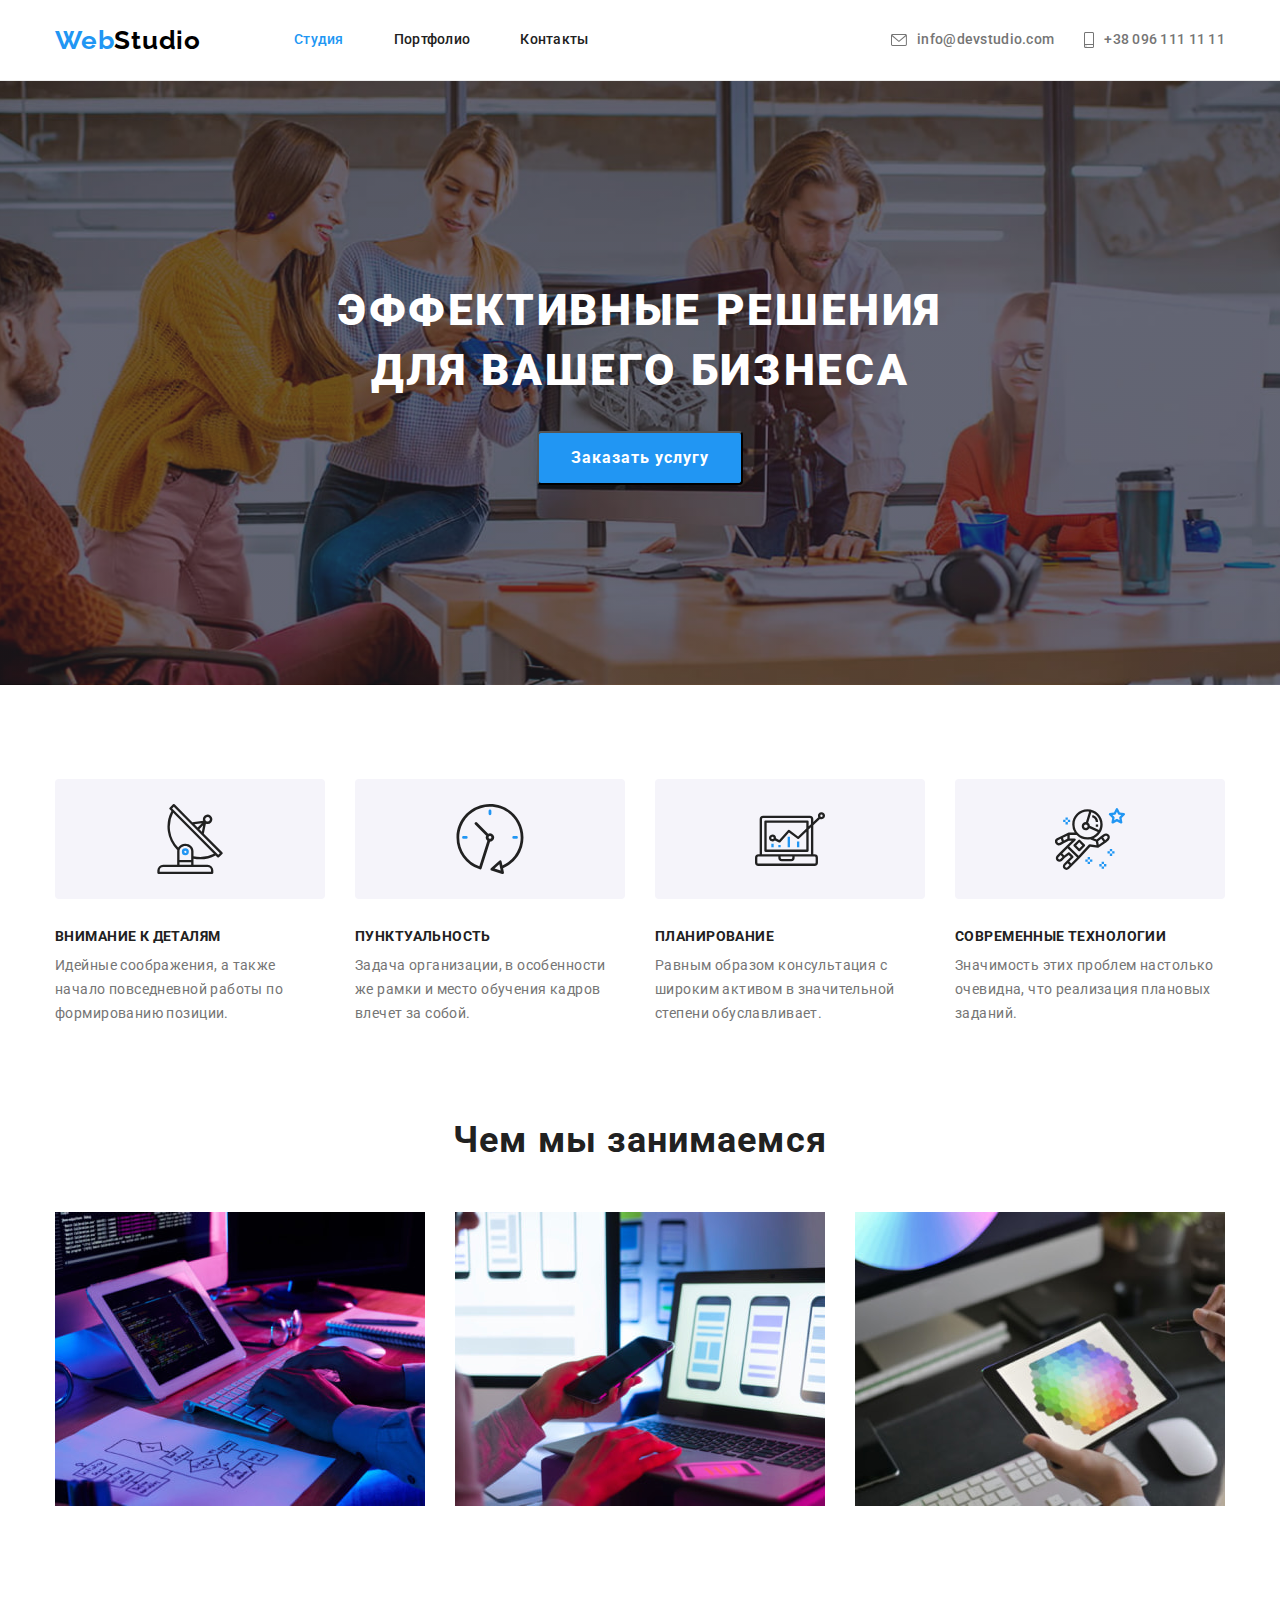
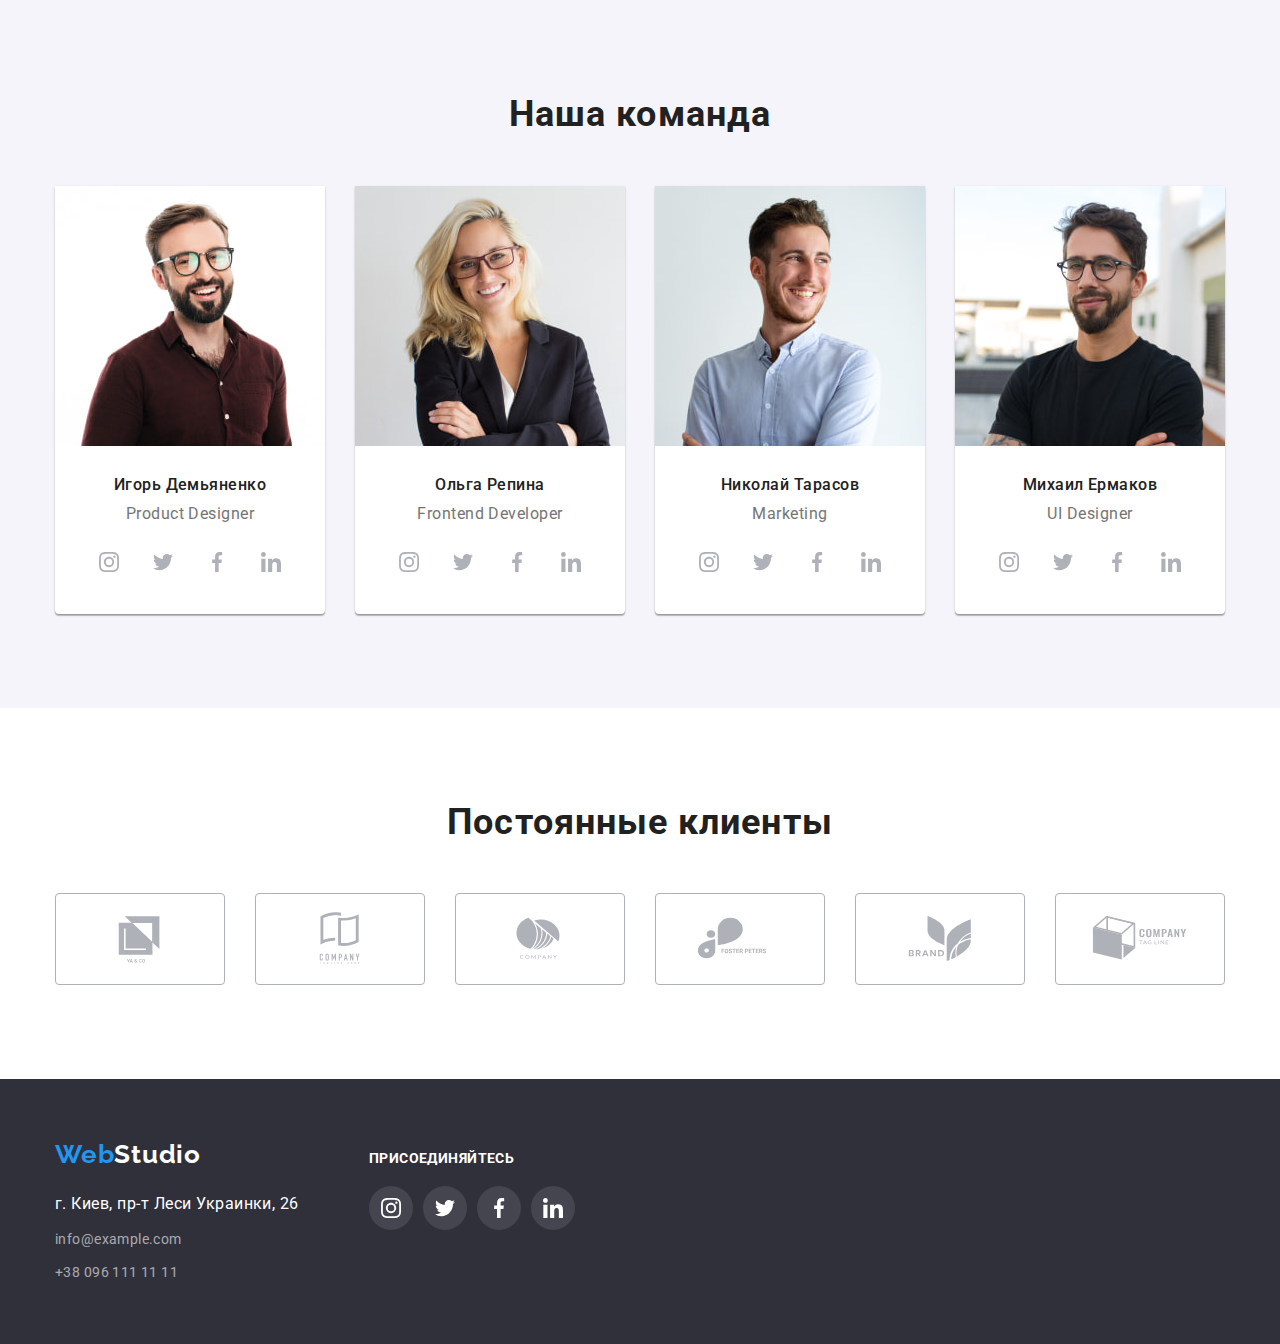
<file: index.html>
<!DOCTYPE html>
<html lang="ru">
    <head>
        <meta charset="UTF-8" />
        <meta http-equiv="X-UA-Compatible" content="IE=edge" />
        <meta name="viewport" content="width=device-width, initial-scale=1.0" />
        <title>Студия</title>
        <link rel="stylesheet" href="./css/modern-normalize.css" />
        <link rel="preconnect" href="https://fonts.googleapis.com" />
        <link rel="preconnect" href="https://fonts.gstatic.com" crossorigin />
        <link
            href="https://fonts.googleapis.com/css2?family=Raleway:wght@700&family=Roboto:wght@400;500;700;900&display=swap"
            rel="stylesheet"
        />
        <link rel="stylesheet" href="./css/styles.css" />
    </head>
    <body>
        <header class="page-header">
            <div class="container container-nav">
                <nav class="navigation">
                    <a href="./index.html" class="logo" lang="en"
                        >Web<span class="logo-dark">Studio</span></a
                    >
                    <ul class="site-nav">
                        <li class="site-nav-item">
                            <a class="site-nav-link link current" href="./index.html">Студия</a>
                        </li>
                        <li class="site-nav-item">
                            <a class="site-nav-link link" href="./portfolio.html">Портфолио</a>
                        </li>
                        <li class="site-nav-item">
                            <a class="site-nav-link link" href="#">Контакты</a>
                        </li>
                    </ul>
                </nav>
                <ul class="contacts">
                    <li class="contacts-item">
                        <a class="contacts-link link" href="mailto:info@devstudio.com">
                            <svg class="icon-contacts" width="16" height="12">
                                <use href="./images/icons.svg#icon-email"></use>
                            </svg>
                            info@devstudio.com
                        </a>
                    </li>
                    <li class="contacts-item">
                        <a class="contacts-link link" href="tel:+380961111111">
                            <svg class="icon-contacts" width="10" height="16">
                                <use href="./images/icons.svg#icon-tel"></use>
                            </svg>
                            +38 096 111 11 11
                        </a>
                    </li>
                </ul>
            </div>
        </header>
        <main>
            <section class="hero">
                <div class="container">
                    <h1 class="hero-title">
                        Эффективные решения <br />
                        для вашего бизнеса
                    </h1>
                    <button class="btn" type="button">Заказать услугу</button>
                </div>
            </section>
            <section class="section">
                <div class="container">
                    <h2 class="visually-hidden">Наши достоинства</h2>
                    <ul class="benefits">
                        <li class="benefits-item">
                            <div class="thumb">
                                <svg class="icon" width="70" height="70">
                                    <use href="./images/icons.svg#icon-antenna"></use>
                                </svg>
                            </div>
                            <h3 class="title-benefits">Внимание к деталям</h3>
                            <p class="text-benefits">
                                Идейные соображения, а также начало повседневной работы по
                                формированию позиции.
                            </p>
                        </li>
                        <li class="benefits-item">
                            <div class="thumb">
                                <svg class="icon" width="70" height="70">
                                    <use href="./images/icons.svg#icon-clock"></use>
                                </svg>
                            </div>
                            <h3 class="title-benefits">Пунктуальность</h3>
                            <p class="text-benefits">
                                Задача организации, в особенности же рамки и место обучения кадров
                                влечет за собой.
                            </p>
                        </li>
                        <li class="benefits-item">
                            <div class="thumb">
                                <svg class="icon" width="70" height="70">
                                    <use href="./images/icons.svg#icon-diagram"></use>
                                </svg>
                            </div>
                            <h3 class="title-benefits">Планирование</h3>
                            <p class="text-benefits">
                                Равным образом консультация с широким активом в значительной степени
                                обуславливает.
                            </p>
                        </li>
                        <li class="benefits-item">
                            <div class="thumb">
                                <svg class="icon" width="70" height="70">
                                    <use href="./images/icons.svg#icon-astronaut"></use>
                                </svg>
                            </div>
                            <h3 class="title-benefits">Современные технологии</h3>
                            <p class="text-benefits">
                                Значимость этих проблем настолько очевидна, что реализация плановых
                                заданий.
                            </p>
                        </li>
                    </ul>
                </div>
            </section>
            <section class="section about-section">
                <div class="container">
                    <h2 class="title">Чем мы занимаемся</h2>
                    <ul class="about">
                        <li class="about-item">
                            <img src="./images/box-1.jpg" alt="Мужские руки печатают" width="370" />
                        </li>
                        <li class="about-item">
                            <img
                                src="./images/box-2.jpg"
                                alt="Женские руки за компьютером с телефоном в руках"
                                width="370"
                            />
                        </li>
                        <li class="about-item">
                            <img
                                src="./images/box-3.jpg"
                                alt="Человек выбирает цвет на планшете с помощью ручки"
                                width="370"
                            />
                        </li>
                    </ul>
                </div>
            </section>
            <section class="section team-section">
                <div class="container">
                    <h2 class="title">Наша команда</h2>
                    <ul class="team">
                        <li class="team-item">
                            <img
                                src="./images/img.jpg"
                                alt="Фотография мужчины в очках и коричневой рубашке"
                                width="270"
                            />
                            <div class="team-inner">
                                <h3 class="team-title">Игорь Демьяненко</h3>
                                <p class="team-text" lang="en">Product Designer</p>
                                <ul class="team-icon-list">
                                    <li class="team-icon-item">
                                        <a
                                            class="team-icon-link"
                                            href=""
                                            target="_blank"
                                            rel="noopener noreferrer nofollow"
                                        >
                                            <svg class="icon" width="20" height="20">
                                                <use href="./images/icons.svg#icon-instagram"></use>
                                            </svg>
                                        </a>
                                    </li>
                                    <li class="team-icon-item">
                                        <a
                                            class="team-icon-link"
                                            href=""
                                            target="_blank"
                                            rel="noopener noreferrer nofollow"
                                        >
                                            <svg class="icon" width="20" height="20">
                                                <use href="./images/icons.svg#icon-twitter"></use>
                                            </svg>
                                        </a>
                                    </li>
                                    <li class="team-icon-item">
                                        <a
                                            class="team-icon-link"
                                            href=""
                                            target="_blank"
                                            rel="noopener noreferrer nofollow"
                                        >
                                            <svg class="icon" width="20" height="20">
                                                <use href="./images/icons.svg#icon-facebook"></use>
                                            </svg>
                                        </a>
                                    </li>
                                    <li class="team-icon-item">
                                        <a
                                            class="team-icon-link"
                                            href=""
                                            target="_blank"
                                            rel="noopener noreferrer nofollow"
                                        >
                                            <svg class="icon" width="20" height="20">
                                                <use href="./images/icons.svg#icon-linkedin"></use>
                                            </svg>
                                        </a>
                                    </li>
                                </ul>
                            </div>
                        </li>
                        <li class="team-item">
                            <img
                                src="./images/img-2.jpg"
                                alt="Фотография женщины в очках и чёрном пиджаке"
                                width="270"
                            />
                            <div class="team-inner">
                                <h3 class="team-title">Ольга Репина</h3>
                                <p class="team-text" lang="en">Frontend Developer</p>
                                <ul class="team-icon-list">
                                    <li class="team-icon-item">
                                        <a
                                            class="team-icon-link"
                                            href=""
                                            target="_blank"
                                            rel="noopener noreferrer nofollow"
                                        >
                                            <svg class="icon" width="20" height="20">
                                                <use href="./images/icons.svg#icon-instagram"></use>
                                            </svg>
                                        </a>
                                    </li>
                                    <li class="team-icon-item">
                                        <a
                                            class="team-icon-link"
                                            href=""
                                            target="_blank"
                                            rel="noopener noreferrer nofollow"
                                        >
                                            <svg class="icon" width="20" height="20">
                                                <use href="./images/icons.svg#icon-twitter"></use>
                                            </svg>
                                        </a>
                                    </li>
                                    <li class="team-icon-item">
                                        <a
                                            class="team-icon-link"
                                            href=""
                                            target="_blank"
                                            rel="noopener noreferrer nofollow"
                                        >
                                            <svg class="icon" width="20" height="20">
                                                <use href="./images/icons.svg#icon-facebook"></use>
                                            </svg>
                                        </a>
                                    </li>
                                    <li class="team-icon-item">
                                        <a
                                            class="team-icon-link"
                                            href=""
                                            target="_blank"
                                            rel="noopener noreferrer nofollow"
                                        >
                                            <svg class="icon" width="20" height="20">
                                                <use href="./images/icons.svg#icon-linkedin"></use>
                                            </svg>
                                        </a>
                                    </li>
                                </ul>
                            </div>
                        </li>
                        <li class="team-item">
                            <img
                                src="./images/img-3.jpg"
                                alt="Фотография мужчины в голубой рубашке"
                                width="270"
                            />
                            <div class="team-inner">
                                <h3 class="team-title">Николай Тарасов</h3>
                                <p class="team-text" lang="en">Marketing</p>
                                <ul class="team-icon-list">
                                    <li class="team-icon-item">
                                        <a
                                            class="team-icon-link"
                                            href=""
                                            target="_blank"
                                            rel="noopener noreferrer nofollow"
                                        >
                                            <svg class="icon" width="20" height="20">
                                                <use href="./images/icons.svg#icon-instagram"></use>
                                            </svg>
                                        </a>
                                    </li>
                                    <li class="team-icon-item">
                                        <a
                                            class="team-icon-link"
                                            href=""
                                            target="_blank"
                                            rel="noopener noreferrer nofollow"
                                        >
                                            <svg class="icon" width="20" height="20">
                                                <use href="./images/icons.svg#icon-twitter"></use>
                                            </svg>
                                        </a>
                                    </li>
                                    <li class="team-icon-item">
                                        <a
                                            class="team-icon-link"
                                            href=""
                                            target="_blank"
                                            rel="noopener noreferrer nofollow"
                                        >
                                            <svg class="icon" width="20" height="20">
                                                <use href="./images/icons.svg#icon-facebook"></use>
                                            </svg>
                                        </a>
                                    </li>
                                    <li class="team-icon-item">
                                        <a
                                            class="team-icon-link"
                                            href=""
                                            target="_blank"
                                            rel="noopener noreferrer nofollow"
                                        >
                                            <svg class="icon" width="20" height="20">
                                                <use href="./images/icons.svg#icon-linkedin"></use>
                                            </svg>
                                        </a>
                                    </li>
                                </ul>
                            </div>
                        </li>
                        <li class="team-item">
                            <img
                                src="./images/img-4.jpg"
                                alt="Фотография мужчины в очках и чёрной футболке"
                                width="270"
                            />
                            <div class="team-inner">
                                <h3 class="team-title">Михаил Ермаков</h3>
                                <p class="team-text" lang="en">UI Designer</p>
                                <ul class="team-icon-list">
                                    <li class="team-icon-item">
                                        <a
                                            class="team-icon-link"
                                            href=""
                                            target="_blank"
                                            rel="noopener noreferrer nofollow"
                                        >
                                            <svg class="icon" width="20" height="20">
                                                <use href="./images/icons.svg#icon-instagram"></use>
                                            </svg>
                                        </a>
                                    </li>
                                    <li class="team-icon-item">
                                        <a
                                            class="team-icon-link"
                                            href=""
                                            target="_blank"
                                            rel="noopener noreferrer nofollow"
                                        >
                                            <svg class="icon" width="20" height="20">
                                                <use href="./images/icons.svg#icon-twitter"></use>
                                            </svg>
                                        </a>
                                    </li>
                                    <li class="team-icon-item">
                                        <a
                                            class="team-icon-link"
                                            href=""
                                            target="_blank"
                                            rel="noopener noreferrer nofollow"
                                        >
                                            <svg class="icon" width="20" height="20">
                                                <use href="./images/icons.svg#icon-facebook"></use>
                                            </svg>
                                        </a>
                                    </li>
                                    <li class="team-icon-item">
                                        <a
                                            class="team-icon-link"
                                            href=""
                                            target="_blank"
                                            rel="noopener noreferrer nofollow"
                                        >
                                            <svg class="icon" width="20" height="20">
                                                <use href="./images/icons.svg#icon-linkedin"></use>
                                            </svg>
                                        </a>
                                    </li>
                                </ul>
                            </div>
                        </li>
                    </ul>
                </div>
            </section>
            <section class="section">
                <div class="container">
                    <h2 class="title">Постоянные клиенты</h2>
                    <ul class="company-list">
                        <li class="company-item">
                            <a class="company-link" href="">
                                <svg class="company-icon" width="106" height="60">
                                    <use href="./images/icons.svg#icon-logo"></use>
                                </svg>
                            </a>
                        </li>
                        <li class="company-item">
                            <a class="company-link" href="">
                                <svg class="company-icon" width="106" height="60">
                                    <use href="./images/icons.svg#icon-logo-1"></use>
                                </svg>
                            </a>
                        </li>
                        <li class="company-item">
                            <a class="company-link" href="">
                                <svg class="company-icon" width="106" height="60">
                                    <use href="./images/icons.svg#icon-logo-2"></use>
                                </svg>
                            </a>
                        </li>
                        <li class="company-item">
                            <a class="company-link" href="">
                                <svg class="company-icon" width="106" height="60">
                                    <use href="./images/icons.svg#icon-logo-3"></use>
                                </svg>
                            </a>
                        </li>
                        <li class="company-item">
                            <a class="company-link" href="">
                                <svg class="company-icon" width="106" height="60">
                                    <use href="./images/icons.svg#icon-logo-4"></use>
                                </svg>
                            </a>
                        </li>
                        <li class="company-item">
                            <a class="company-link" href="">
                                <svg class="company-icon" width="106" height="60">
                                    <use href="./images/icons.svg#icon-logo-5"></use>
                                </svg>
                            </a>
                        </li>
                    </ul>
                </div>
            </section>
        </main>
        <footer class="footer">
            <div class="container footer-container">
                    <div class="footer-inner">
                    <a href="./index.html" class="logo-footer logo" lang="en">Web<span class="logo-light">Studio</span></a>
                <address class="address">
                    <ul class="footer-contacts">
                        <li class="footer-contacts-item">
                            <a class="footer-contacts-link footer-white-link" href="https://goo.gl/maps/MPY8tiYrMEpFKNov8"
                                target="_blank" rel="noopener noreferrer nofollow">г. Киев, пр-т Леси Украинки, 26</a>
                        </li>
                        <li class="footer-contacts-item">
                            <a class="footer-contacts-link link" href="mailto:info@example.com">info@example.com</a>
                        </li>
                        <li class="footer-contacts-item">
                            <a class="footer-contacts-link link" href="tel:+380961111111">+38 096 111 11 11</a>
                        </li>
                    </ul>
                </address>
                </div>                    
                <div class="footer-icons">
                        <p class="footer-text">Присоединяйтесь</p>
                        <ul class="footer-icons-list">
                            <li class="footer-icons-item">
                                <a
                                    class="footer-icons-link"
                                    href="https://www.instagram.com/"
                                    target="_blank"
                                    rel="noopener noreferrer nofollow"
                                >
                                    <svg class="icon" width="20" height="20">
                                        <use href="./images/icons.svg#icon-instagram"></use>
                                    </svg>
                                </a>
                            </li>
                            <li class="footer-icons-item">
                                <a
                                    class="footer-icons-link"
                                    href="https://twitter.com/"
                                    target="_blank"
                                    rel="noopener noreferrer nofollow"
                                >
                                    <svg class="icon" width="20" height="20">
                                        <use href="./images/icons.svg#icon-twitter"></use>
                                    </svg>
                                </a>
                            </li>
                            <li class="footer-icons-item">
                                <a
                                    class="footer-icons-link"
                                    href="https://www.facebook.com/"
                                    target="_blank"
                                    rel="noopener noreferrer nofollow"
                                >
                                    <svg class="icon" width="20" height="20">
                                        <use href="./images/icons.svg#icon-facebook"></use>
                                    </svg>
                                </a>
                            </li>
                            <li class="footer-icons-item">
                                <a
                                    class="footer-icons-link"
                                    href="https://www.linkedin.com/"
                                    target="_blank"
                                    rel="noopener noreferrer nofollow"
                                >
                                    <svg class="icon" width="20" height="20">
                                        <use href="./images/icons.svg#icon-linkedin"></use>
                                    </svg>
                                </a>
                            </li>
                        </ul>
                    </div>
            </div>
        </footer>
    </body>
</html>
</file>
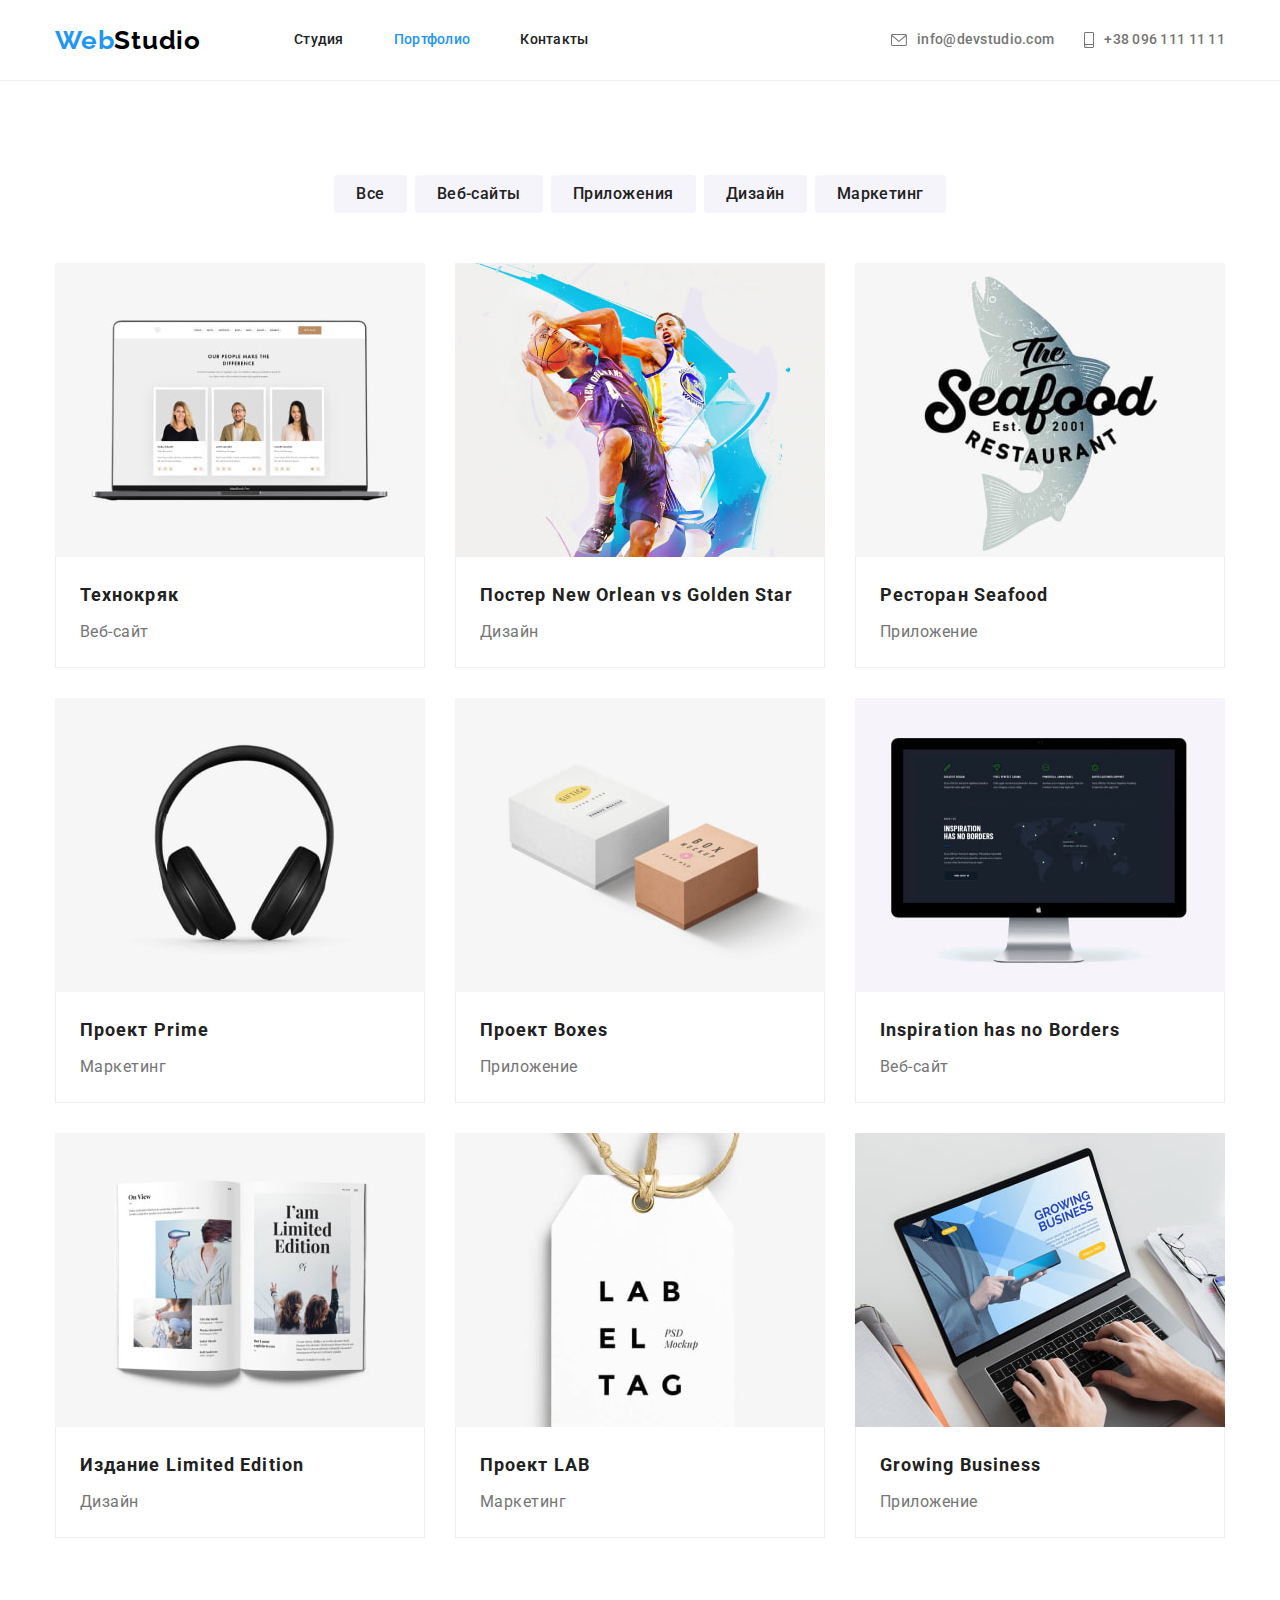
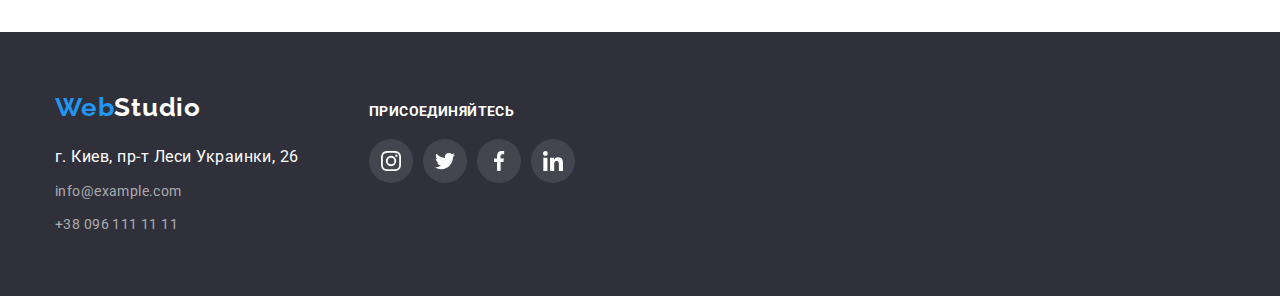
<file: portfolio.html>
<!DOCTYPE html>
<html lang="ru">
    <head>
        <meta charset="UTF-8" />
        <meta http-equiv="X-UA-Compatible" content="IE=edge" />
        <meta name="viewport" content="width=device-width, initial-scale=1.0" />
        <title>Портфолио</title>
        <link rel="stylesheet" href="./css/modern-normalize.css" />
        <link rel="preconnect" href="https://fonts.googleapis.com" />
        <link rel="preconnect" href="https://fonts.gstatic.com" crossorigin />
        <link
            href="https://fonts.googleapis.com/css2?family=Raleway:wght@700&family=Roboto:wght@400;500;700;900&display=swap"
            rel="stylesheet"
        />
        <link rel="stylesheet" href="./css/styles.css" />
    </head>
    <body>
        <header class="page-header">
            <div class="container container-nav">
                <nav class="navigation">
                    <a href="./index.html" class="logo" lang="en"
                        >Web<span class="logo-dark">Studio</span></a
                    >
                    <ul class="site-nav">
                        <li class="site-nav-item">
                            <a class="site-nav-link link" href="./index.html">Студия</a>
                        </li>
                        <li class="site-nav-item">
                            <a class="site-nav-link link current" href="./portfolio.html"
                                >Портфолио</a
                            >
                        </li>
                        <li class="site-nav-item">
                            <a class="site-nav-link link" href="#">Контакты</a>
                        </li>
                    </ul>
                </nav>
                <ul class="contacts">
                    <li class="contacts-item">
                        <a class="contacts-link link" href="mailto:info@devstudio.com">
                            <svg class="icon-contacts" width="16" height="12">
                                <use href="./images/icons.svg#icon-email"></use>
                            </svg>
                            info@devstudio.com
                        </a>
                    </li>
                    <li class="contacts-item">
                        <a class="contacts-link link" href="tel:+380961111111">
                            <svg class="icon-contacts" width="10" height="16">
                                <use href="./images/icons.svg#icon-tel"></use>
                            </svg>
                            +38 096 111 11 11
                        </a>
                    </li>
                </ul>
            </div>
        </header>
        <main>
            <section class="section">
                <div class="container">
                    <h1 class="visually-hidden">Портфолио</h1>
                    <ul class="filter">
                        <li class="filter-item">
                            <button class="btn-filter" type="button">Все</button>
                        </li>
                        <li class="filter-item">
                            <button class="btn-filter" type="button">Веб-сайты</button>
                        </li>
                        <li class="filter-item">
                            <button class="btn-filter" type="button">Приложения</button>
                        </li>
                        <li class="filter-item">
                            <button class="btn-filter" type="button">Дизайн</button>
                        </li>
                        <li class="filter-item">
                            <button class="btn-filter" type="button">Маркетинг</button>
                        </li>
                    </ul>
                    <ul class="works">
                        <li class="works-item">
                            <a class="works-link" href=""
                                ><img
                                    src="./images/portfolio-images/img.jpg"
                                    alt="Ноутбук с открытым веб-сайтом"
                                    width="370"
                                />
                                <div class="border">
                                    <h2 class="works-title">Технокряк</h2>
                                    <p class="works-text">Веб-сайт</p>
                                </div>
                            </a>
                        </li>
                        <li class="works-item">
                            <a class="works-link" href=""
                                ><img
                                    src="./images/portfolio-images/img-1.jpg"
                                    alt="Два баскетболиста во время игры с мячом"
                                    width="370"
                                />
                                <div class="border">
                                    <h2 class="works-title">
                                        Постер <span lang="en">New Orlean vs Golden Star</span>
                                    </h2>
                                    <p class="works-text">Дизайн</p>
                                </div>
                            </a>
                        </li>
                        <li class="works-item">
                            <a class="works-link" href=""
                                ><img
                                    src="./images/portfolio-images/img-2.jpg"
                                    alt="Логотип рыба с надписью"
                                    width="370"
                                />
                                <div class="border">
                                    <h2 class="works-title">
                                        Ресторан <span lang="en">Seafood</span>
                                    </h2>
                                    <p class="works-text">Приложение</p>
                                </div>
                            </a>
                        </li>
                        <li class="works-item">
                            <a class="works-link" href=""
                                ><img
                                    src="./images/portfolio-images/img-3.jpg"
                                    alt="Накладные чёрные наушники"
                                    width="370"
                                />
                                <div class="border">
                                    <h2 class="works-title">Проект <span lang="en">Prime</span></h2>
                                    <p class="works-text">Маркетинг</p>
                                </div>
                            </a>
                        </li>
                        <li class="works-item">
                            <a class="works-link" href=""
                                ><img
                                    src="./images/portfolio-images/img-4.jpg"
                                    alt="Две коробки"
                                    width="370"
                                />
                                <div class="border">
                                    <h2 class="works-title">Проект <span lang="en">Boxes</span></h2>
                                    <p class="works-text">Приложение</p>
                                </div>
                            </a>
                        </li>
                        <li class="works-item">
                            <a class="works-link" href=""
                                ><img
                                    src="./images/portfolio-images/img-5.jpg"
                                    alt="Моноблок"
                                    width="370"
                                />
                                <div class="border">
                                    <h2 class="works-title" lang="en">
                                        Inspiration has no Borders
                                    </h2>
                                    <p class="works-text">Веб-сайт</p>
                                </div>
                            </a>
                        </li>
                        <li class="works-item">
                            <a class="works-link" href=""
                                ><img
                                    src="./images/portfolio-images/img-6.jpg"
                                    alt="Открытый журнал"
                                    width="370"
                                />
                                <div class="border">
                                    <h2 class="works-title">
                                        Издание <span lang="en">Limited Edition</span>
                                    </h2>
                                    <p class="works-text">Дизайн</p>
                                </div>
                            </a>
                        </li>
                        <li class="works-item">
                            <a class="works-link" href=""
                                ><img
                                    src="./images/portfolio-images/img-7.jpg"
                                    alt="Белый ярлык"
                                    width="370"
                                />
                                <div class="border">
                                    <h2 class="works-title">Проект LAB</h2>
                                    <p class="works-text">Маркетинг</p>
                                </div>
                            </a>
                        </li>
                        <li class="works-item">
                            <a class="works-link" href=""
                                ><img
                                    src="./images/portfolio-images/img-8.jpg"
                                    alt="Мужские руки за ноутбуком"
                                    width="370"
                                />
                                <div class="border">
                                    <h2 class="works-title" lang="en">Growing Business</h2>
                                    <p class="works-text">Приложение</p>
                                </div>
                            </a>
                        </li>
                    </ul>
                </div>
            </section>
        </main>
        <footer class="footer">
            <div class="container footer-container">
                <div class="footer-inner">
                    <a href="./index.html" class="logo-footer logo" lang="en">Web<span class="logo-light">Studio</span></a>
                    <address class="address">
                        <ul class="footer-contacts">
                            <li class="footer-contacts-item">
                                <a class="footer-contacts-link footer-white-link" href="https://goo.gl/maps/MPY8tiYrMEpFKNov8"
                                    target="_blank" rel="noopener noreferrer nofollow">г. Киев, пр-т Леси Украинки, 26</a>
                            </li>
                            <li class="footer-contacts-item">
                                <a class="footer-contacts-link link" href="mailto:info@example.com">info@example.com</a>
                            </li>
                            <li class="footer-contacts-item">
                                <a class="footer-contacts-link link" href="tel:+380961111111">+38 096 111 11 11</a>
                            </li>
                        </ul>
                    </address>
                </div>
                <div class="footer-icons">
                    <p class="footer-text">Присоединяйтесь</p>
                    <ul class="footer-icons-list">
                        <li class="footer-icons-item">
                            <a class="footer-icons-link" href="https://www.instagram.com/" target="_blank"
                                rel="noopener noreferrer nofollow">
                                <svg class="icon" width="20" height="20">
                                    <use href="./images/icons.svg#icon-instagram"></use>
                                </svg>
                            </a>
                        </li>
                        <li class="footer-icons-item">
                            <a class="footer-icons-link" href="https://twitter.com/" target="_blank"
                                rel="noopener noreferrer nofollow">
                                <svg class="icon" width="20" height="20">
                                    <use href="./images/icons.svg#icon-twitter"></use>
                                </svg>
                            </a>
                        </li>
                        <li class="footer-icons-item">
                            <a class="footer-icons-link" href="https://www.facebook.com/" target="_blank"
                                rel="noopener noreferrer nofollow">
                                <svg class="icon" width="20" height="20">
                                    <use href="./images/icons.svg#icon-facebook"></use>
                                </svg>
                            </a>
                        </li>
                        <li class="footer-icons-item">
                            <a class="footer-icons-link" href="https://www.linkedin.com/" target="_blank"
                                rel="noopener noreferrer nofollow">
                                <svg class="icon" width="20" height="20">
                                    <use href="./images/icons.svg#icon-linkedin"></use>
                                </svg>
                            </a>
                        </li>
                    </ul>
                </div>
            </div>
        </footer>
    </body>
</html>
</file>
<file: css/styles.css>
:root {
    --text-color: #757575;
    --backround-color: #ffffff;
    --accent-color: #2196f3;
    --title-color: #212121;
    --white-text-color: #ffffff;
    --btn-portfolio: #f5f4fa;
    --works-gap: 30px;
    --icon-color: #afb1b8;
}
body {
    font-family: 'Roboto', sans-serif;
    color: var(--text-color);
    background-color: var(--backround-color);
}
ul,
h1,
h2,
h3 {
    list-style: none;
    margin: 0;
    padding: 0;
}
a {
    text-decoration: none;
}
img {
    display: block;
    max-width: 100%;
    height: auto;
}
.container {
    margin-left: auto;
    margin-right: auto;
    width: 1200px;
    padding-left: 15px;
    padding-right: 15px;
}
.navigation {
    display: flex;
    align-items: center;
}
.container-nav {
    display: flex;
    align-items: center;
}
.page-header {
    border-bottom: 1px solid #ececec;
}
.logo {
    margin-right: 93px;
    font-family: 'Raleway', sans-serif;
    font-weight: 700;
    font-size: 26px;
    line-height: 1.19;
    letter-spacing: 0.03em;
    color: var(--accent-color);
}
.logo-dark {
    color: #000000;
}
.logo-light {
    color: var(--white-text-color);
}
.link {
    font-weight: 500;
    font-size: 14px;
    line-height: 1.14;
    letter-spacing: 0.02em;
    color: var(--title-color);
}
.link:hover,
.link:focus,
.link:active {
    color: var(--accent-color);
}
.site-nav {
    display: flex;
    align-items: center;
}

.site-nav-item:not(:last-child) {
    margin-right: 50px;
}
.site-nav-link {
    display: block;
    padding-top: 32px;
    padding-bottom: 32px;
}

.contacts {
    display: flex;
    align-items: center;
    margin-left: auto;
}
.contacts .contacts-item + .contacts-item {
    margin-left: 30px;
}
.icon-contacts {
    margin-right: 10px;
    fill: currentColor;
}
.icon-contacts:hover {
    fill: var(--accent-color);
}

.contacts-link {
    display: flex;
    align-items: center;
    color: var(--text-color);
}

.current {
    color: var(--accent-color);
}
.section {
    padding-top: 94px;
    padding-bottom: 94px;
}

.hero {
    max-width: 1600px;
    margin-left: auto;
    margin-right: auto;

    background-image: linear-gradient(to top left, rgba(47, 48, 58, 0.4), rgba(47, 48, 58, 0.4)),
        url('../images/hero.jpg');

    background-repeat: no-repeat;
    background-position: center;
    background-size: cover;

    text-align: center;
    padding: 200px 0;
    background-color: #c4c4c4;
}

.hero-title {
    margin-bottom: 30px;
    min-width: 696px;

    font-weight: 900;
    font-size: 44px;
    line-height: 1.36;
    letter-spacing: 0.06em;
    color: var(--white-text-color);
    text-transform: uppercase;
}

.btn {
    padding: 10px 32px;

    font-family: inherit;
    font-weight: 700;
    font-size: 16px;
    line-height: 1.87;
    letter-spacing: 0.06em;

    color: var(--white-text-color);
    background-color: var(--accent-color);
    box-shadow: 0px 4px 4px rgba(0, 0, 0, 0.15);
    border-radius: 4px;
    cursor: pointer;
}
.btn:hover,
.btn:focus {
    background-color: #188ce8;
}

.visually-hidden {
    position: absolute;
    white-space: nowrap;
    width: 1px;
    height: 1px;
    overflow: hidden;
    border: 0;
    padding: 0;
    clip: rect(0 0 0 0);
    clip-path: inset(50%);
    margin: -1px;
}
.benefits {
    display: flex;
}
.benefits-item {
    width: 270px;
}
.benefits-item:not(:last-child) {
    margin-right: 30px;
}
.thumb {
    display: flex;
    justify-content: center;
    align-items: center;
    margin-bottom: 30px;
    width: 270px;
    height: 120px;
    background: #f5f4fa;
    border-radius: 4px;
}

.title-benefits {
    margin-bottom: 10px;
    font-size: 14px;
    line-height: 1.14;
    letter-spacing: 0.03em;
    color: var(--title-color);
    text-transform: uppercase;
}
.text-benefits {
    margin: 0;
    font-size: 14px;
    line-height: 1.71;
    letter-spacing: 0.03em;
}

.title {
    margin-bottom: 50px;
    font-size: 36px;
    line-height: 1.16;
    text-align: center;
    letter-spacing: 0.03em;
    color: var(--title-color);
}
.about-section {
    padding-top: 0;
}
.about {
    display: flex;
}
.about-item:not(:last-child) {
    margin-right: 30px;
}
.team-section {
    background-color: #f5f4fa;
}
.team {
    display: flex;
}
.team-item {
    background-color: var(--backround-color);
    box-shadow: 0px 1px 3px rgba(0, 0, 0, 0.12), 0px 1px 1px rgba(0, 0, 0, 0.14),
        0px 2px 1px rgba(0, 0, 0, 0.2);
    border-radius: 0px 0px 4px 4px;
}
.team-item:not(:last-child) {
    margin-right: 30px;
}
.team-title {
    margin-bottom: 10px;
    font-weight: 500;
    font-size: 16px;
    line-height: 1.18;
    letter-spacing: 0.03em;
    color: var(--title-color);
}
.team-text {
    margin: 0;
    font-size: 16px;
    line-height: 1.18;
    letter-spacing: 0.03em;
}
.team-inner {
    text-align: center;
    padding-top: 30px;
    padding-bottom: 30px;
}
.team-icon-list {
    display: flex;
    justify-content: center;
    margin-top: 16px;
}
.team-icon-link {
    display: flex;
    align-items: center;
    justify-content: center;

    width: 44px;
    height: 44px;
    border-radius: 50%;
    fill: var(--icon-color);
}
.team-icon-link:hover,
.team-icon-link:focus {
    fill: var(--white-text-color);
    background-color: var(--accent-color);
}
.team-icon-item:not(:last-child) {
    margin-right: 10px;
}
.company-list {
    display: flex;
}

.company-item:not(:last-child) {
    margin-right: 30px;
}
.company-link {
    display: flex;
    align-items: center;
    justify-content: center;
    /* display: block;
    padding: 16px 32px; */
    width: 170px;
    height: 92px;
    background-color: transparent;
    border: 1px solid var(--icon-color);
    box-sizing: border-box;
    border-radius: 4px;
}
.company-icon {
    fill: var(--icon-color);
}
.company-link:hover .company-icon,
.company-link:focus .company-icon {
    fill: var(--accent-color);
}
.company-link:focus,
.company-link:hover {
    border-color: var(--accent-color);
}
.logo-footer {
    margin-right: 0;
}
.footer {
    padding: 60px 0;
    background-color: #2f303a;
    color: var(--white-text-color);
}
.address {
    margin-top: 20px;
    font-style: normal;
}
.footer-icons-list {
    display: flex;
}
.footer-contacts-item:not(:last-child) {
    margin-bottom: 9px;
}
.footer-contacts-link {
    line-height: calc(24 / 14);
    font-weight: 400;
    letter-spacing: 0.03em;
    color: rgba(255, 255, 255, 0.6);
}
.footer-white-link {
    color: var(--white-text-color);
}
.footer-container {
    display: flex;
    align-items: baseline;
}
.footer-inner {
    margin-right: 70px;
}
.footer-icons-item:not(:last-child) {
    margin-right: 10px;
}
.footer-icons-link {
    display: flex;
    align-items: center;
    justify-content: center;

    width: 44px;
    height: 44px;
    background-color: rgba(255, 255, 255, 0.1);
    border-radius: 50%;
    fill: var(--white-text-color);
}
.footer-icons-link:hover,
.footer-icons-link:focus {
    background-color: var(--accent-color);
}
.footer-text {
    margin-top: 0;
    margin-bottom: 20px;
    font-weight: 700;
    font-size: 14px;
    line-height: calc(16 / 14);
    letter-spacing: 0.03em;
    text-transform: uppercase;
}

/* Портфолио  */
.filter {
    display: flex;
    justify-content: center;
    margin-bottom: 50px;
}
.filter-item:not(:last-child) {
    margin-right: 8px;
}

.btn-filter {
    padding: 6px 22px;

    font-family: inherit;
    font-weight: 500;
    font-size: 16px;
    line-height: 1.62;
    text-align: center;
    letter-spacing: 0.03em;

    color: var(--title-color);
    background-color: var(--btn-portfolio);
    cursor: pointer;
    border: transparent;
    border-radius: 4px;
}
.btn-filter:hover,
.btn-filter:focus {
    color: var(--white-text-color);
    background-color: var(--accent-color);
    box-shadow: 0px 3px 1px rgba(0, 0, 0, 0.1), 0px 1px 2px rgba(0, 0, 0, 0.08),
        0px 2px 2px rgba(0, 0, 0, 0.12);
}

.works {
    display: flex;
    flex-wrap: wrap;
    margin-left: calc(-1 * var(--works-gap));
    margin-top: calc(-1 * var(--works-gap));
}
.works-item {
    flex-basis: calc(100% / 3 - 30px);
    margin-left: var(--works-gap);
    margin-top: var(--works-gap);
}
.works-link {
    display: block;
}
.works-link:hover,
.works-link:focus {
    box-shadow: 0px 1px 1px rgba(0, 0, 0, 0.12), 0px 4px 4px rgba(0, 0, 0, 0.06),
        1px 4px 6px rgba(0, 0, 0, 0.16);
}
.border {
    padding: 20px 24px;
    width: 370px;

    border: 1px solid #eeeeee;
    border-top-style: none;
    box-sizing: border-box;
}
.works-title {
    margin-bottom: 4px;
    font-size: 18px;
    line-height: 2;
    letter-spacing: 0.06em;
    color: var(--title-color);
}
.works-text {
    margin: 0;
    font-size: 16px;
    line-height: 1.87;
    letter-spacing: 0.03em;
    color: var(--text-color);
}
</file>
